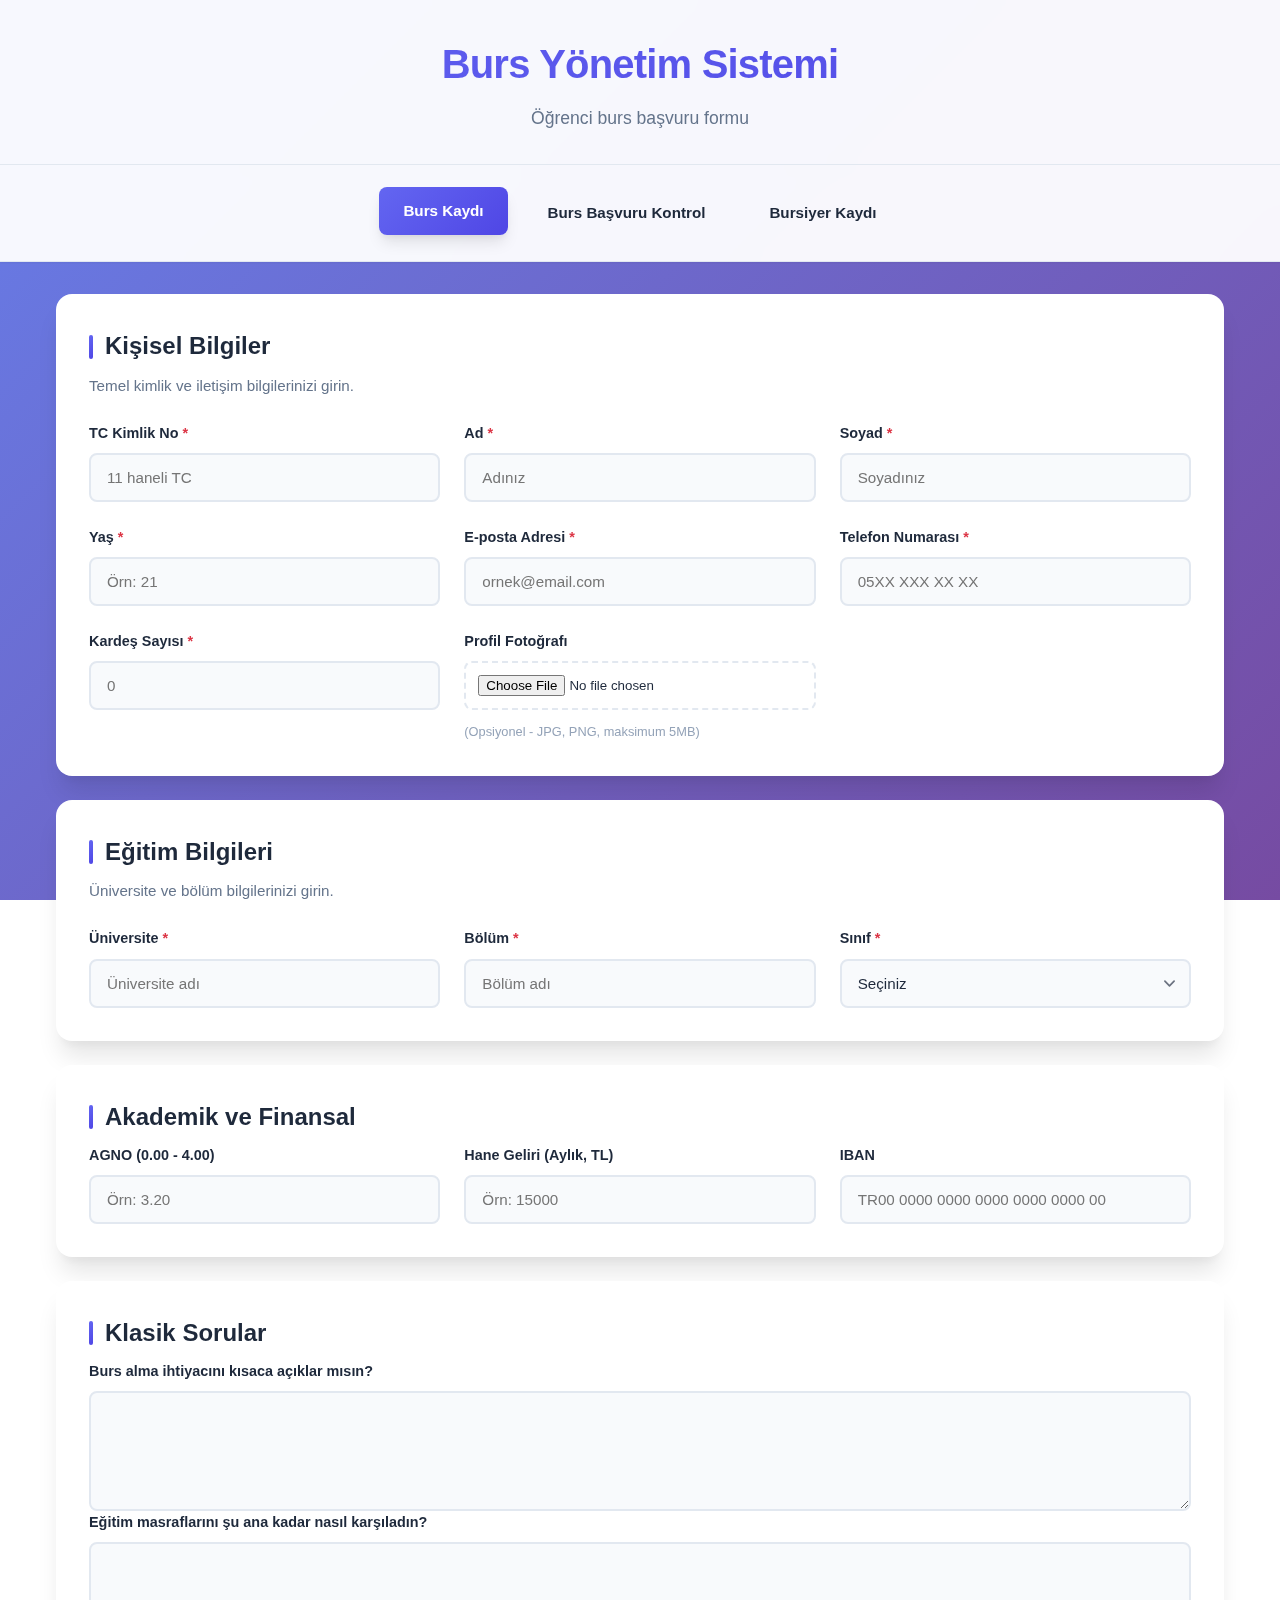
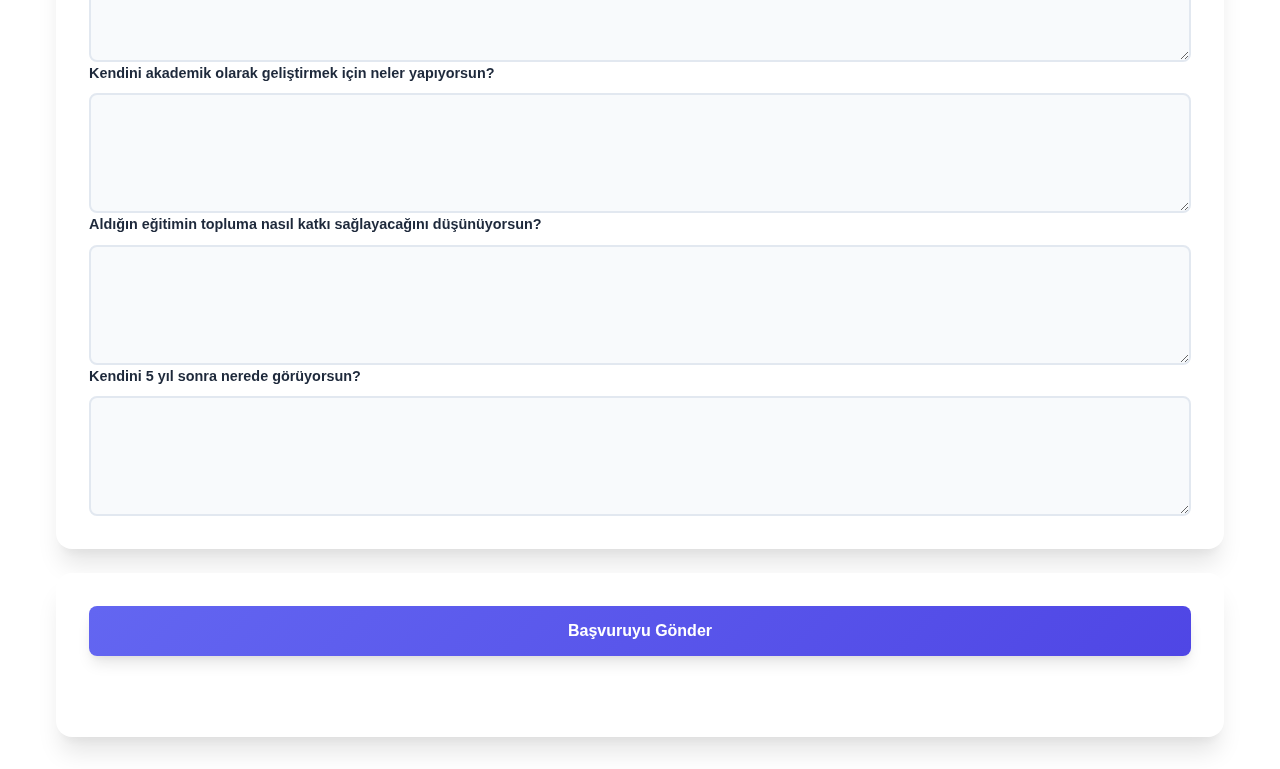
<file: OgrenciBursOtomasyonu.Api/wwwroot/index.html>
<!DOCTYPE html>
<html lang="tr">
<head>
    <meta charset="UTF-8" />
    <meta http-equiv="refresh" content="0; url=burs-kayit.html" />
    <title>Yönlendiriliyor...</title>
</head>
<body>
    <p>Yönlendiriliyor... <a href="burs-kayit.html">Buraya tıklayın</a>.</p>
</body>
</html>
</file>
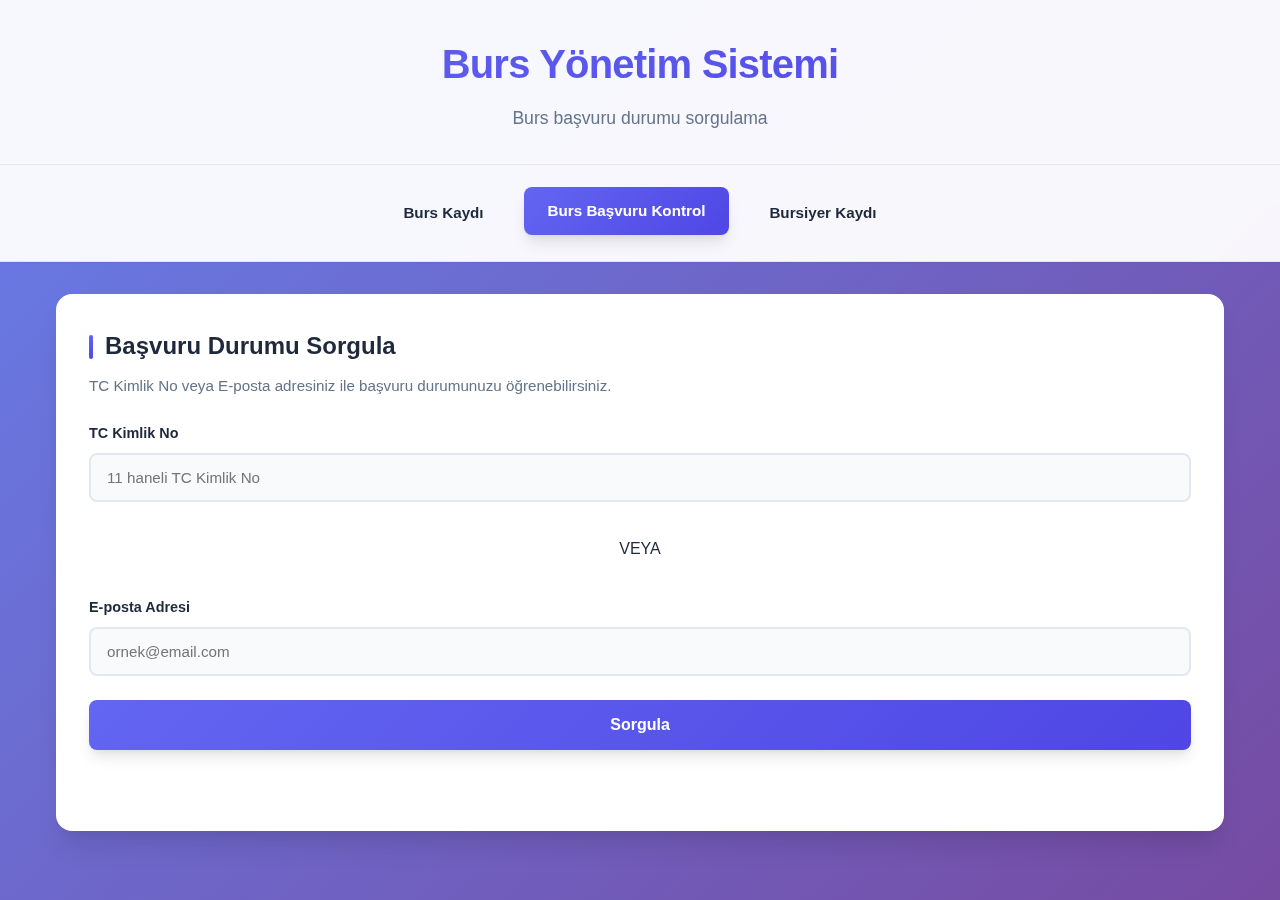
<file: OgrenciBursOtomasyonu.Api/wwwroot/basvuru-kontrol.html>
<!DOCTYPE html>
<html lang="tr">
<head>
    <meta charset="UTF-8" />
    <title>Burs Başvuru Kontrol - Öğrenci Burs Yönetim Sistemi</title>
    <link rel="stylesheet" href="styles.css">
</head>
<body>
<header>
    <h1>Burs Yönetim Sistemi</h1>
    <p>Burs başvuru durumu sorgulama</p>
</header>

<nav class="nav-menu">
    <a href="burs-kayit.html" class="nav-link">Burs Kaydı</a>
    <a href="basvuru-kontrol.html" class="nav-link active">Burs Başvuru Kontrol</a>
    <a href="bursiyer-kayit.html" class="nav-link">Bursiyer Kaydı</a>
</nav>

<div class="container">
    <div class="card">
        <h2 class="section-title">Başvuru Durumu Sorgula</h2>
        <p class="section-desc">TC Kimlik No veya E-posta adresiniz ile başvuru durumunuzu öğrenebilirsiniz.</p>
        
        <form id="sorguForm">
            <div class="form-grid" style="grid-template-columns: 1fr;">
                <div class="form-grup">
                    <label for="tcKimlikNo">TC Kimlik No</label>
                    <input type="text" id="tcKimlikNo" placeholder="11 haneli TC Kimlik No" maxlength="11" />
                </div>
                <div style="text-align: center; margin: 10px 0; color: var(--muted);">VEYA</div>
                <div class="form-grup">
                    <label for="email">E-posta Adresi</label>
                    <input type="email" id="email" placeholder="ornek@email.com" />
                </div>
                <div class="form-grup">
                    <button type="submit">Sorgula</button>
                </div>
            </div>
            <div id="mesaj" class="mesaj"></div>
        </form>
    </div>

    <div id="sonucCard" class="card" style="display: none;">
        <h2 class="section-title">Öğrenci Bilgileri</h2>
        <div id="ogrenciBilgileri" class="info-box"></div>
        
        <div id="bursDurumuAlani"></div>
    </div>
</div>

<script>
    const form = document.getElementById("sorguForm");
    const mesajDiv = document.getElementById("mesaj");
    const sonucCard = document.getElementById("sonucCard");
    const ogrenciBilgileri = document.getElementById("ogrenciBilgileri");
    const bursDurumuAlani = document.getElementById("bursDurumuAlani");

    form.addEventListener("submit", async (e) => {
        e.preventDefault();
        mesajDiv.textContent = "";
        mesajDiv.className = "mesaj";
        sonucCard.style.display = "none";

        const tcKimlikNo = document.getElementById("tcKimlikNo").value.trim();
        const email = document.getElementById("email").value.trim();

        if (!tcKimlikNo && !email) {
            mesajDiv.textContent = "Lütfen TC Kimlik No veya E-posta adresi giriniz.";
            mesajDiv.classList.add("hata");
            return;
        }

        try {
            const params = new URLSearchParams();
            if (tcKimlikNo) params.append("tcKimlikNo", tcKimlikNo);
            if (email) params.append("email", email);

            const response = await fetch(`/api/ogrenciler/sorgula?${params.toString()}`);

            if (response.status === 404) {
                mesajDiv.textContent = "Kayıt bulunamadı. Lütfen bilgilerinizi kontrol ediniz.";
                mesajDiv.classList.add("hata");
                return;
            }

            if (!response.ok) {
                const error = await response.json();
                mesajDiv.textContent = error.message || "Bir hata oluştu.";
                mesajDiv.classList.add("hata");
                return;
            }

            const data = await response.json();
            sonucCard.style.display = "block";

            // Öğrenci bilgilerini göster
            const ogrenci = data.ogrenci;
            ogrenciBilgileri.innerHTML = `
                <h3>Kişisel Bilgiler</h3>
                <div class="info-item">
                    <span class="info-label">Ad Soyad:</span>
                    <span class="info-value">${ogrenci.ad} ${ogrenci.soyad}</span>
                </div>
                <div class="info-item">
                    <span class="info-label">TC Kimlik No:</span>
                    <span class="info-value">${ogrenci.tcKimlikNo}</span>
                </div>
                <div class="info-item">
                    <span class="info-label">E-posta:</span>
                    <span class="info-value">${ogrenci.email || '-'}</span>
                </div>
                <div class="info-item">
                    <span class="info-label">Telefon:</span>
                    <span class="info-value">${ogrenci.telefon || '-'}</span>
                </div>
                <div class="info-item">
                    <span class="info-label">Yaş:</span>
                    <span class="info-value">${ogrenci.yas}</span>
                </div>
                <h3 style="margin-top: 20px;">Eğitim Bilgileri</h3>
                <div class="info-item">
                    <span class="info-label">Üniversite:</span>
                    <span class="info-value">${ogrenci.universite}</span>
                </div>
                <div class="info-item">
                    <span class="info-label">Bölüm:</span>
                    <span class="info-value">${ogrenci.bolum}</span>
                </div>
                <div class="info-item">
                    <span class="info-label">Sınıf:</span>
                    <span class="info-value">${ogrenci.sinif}</span>
                </div>
                <div class="info-item">
                    <span class="info-label">AGNO:</span>
                    <span class="info-value">${ogrenci.agno.toFixed(2)}</span>
                </div>
                <div class="info-item">
                    <span class="info-label">Puan:</span>
                    <span class="info-value"><strong>${ogrenci.puan}</strong></span>
                </div>
            `;

            // Burs durumunu göster
            if (data.bursVarMi && data.bursDurumu) {
                const burs = data.bursDurumu;
                const formatDate = (dateStr) => {
                    if (!dateStr) return '-';
                    const date = new Date(dateStr);
                    return date.toLocaleDateString('tr-TR');
                };

                bursDurumuAlani.innerHTML = `
                    <div class="burs-detay">
                        <h3>Burs Bilgileri</h3>
                        <div class="info-item">
                            <span class="info-label">Burs Adı:</span>
                            <span class="info-value"><strong>${burs.bursAdi}</strong></span>
                        </div>
                        <div class="info-item">
                            <span class="info-label">Burs Tipi:</span>
                            <span class="info-value">${burs.bursTipi || '-'}</span>
                        </div>
                        <div class="info-item">
                            <span class="info-label">Aylık Tutar:</span>
                            <span class="info-value"><strong>${burs.aylikTutar.toLocaleString('tr-TR')} TL</strong></span>
                        </div>
                        <div class="info-item">
                            <span class="info-label">Ödeme Periyodu:</span>
                            <span class="info-value">${burs.odemePeriyodu || 'Aylık'}</span>
                        </div>
                        <div class="info-item">
                            <span class="info-label">Başlangıç Tarihi:</span>
                            <span class="info-value">${formatDate(burs.baslangicTarihi)}</span>
                        </div>
                        <div class="info-item">
                            <span class="info-label">Bitiş Tarihi:</span>
                            <span class="info-value">${formatDate(burs.bitisTarihi)}</span>
                        </div>
                        <div class="info-item">
                            <span class="info-label">Toplam Ödenen:</span>
                            <span class="info-value"><strong style="color: var(--primary);">${burs.toplamOdenenTutar.toLocaleString('tr-TR')} TL</strong></span>
                        </div>
                        ${burs.aciklama ? `
                        <div style="margin-top: 15px;">
                            <span class="info-label">Açıklama:</span>
                            <p style="color: var(--muted); margin-top: 5px;">${burs.aciklama}</p>
                        </div>
                        ` : ''}
                        ${burs.kosullar ? `
                        <div style="margin-top: 15px;">
                            <span class="info-label">Burs Koşulları:</span>
                            <p style="color: var(--muted); margin-top: 5px;">${burs.kosullar}</p>
                        </div>
                        ` : ''}
                    </div>
                `;
            } else {
                bursDurumuAlani.innerHTML = `
                    <div class="burs-yok">
                        Henüz bir burs programına yerleştirilmediniz.
                    </div>
                `;
            }

            mesajDiv.textContent = "Sorgulama başarılı.";
            mesajDiv.classList.add("basarili");
        } catch (err) {
            console.error(err);
            mesajDiv.textContent = "Sunucuya ulaşılamadı. Lütfen tekrar deneyiniz.";
            mesajDiv.classList.add("hata");
        }
    });
</script>
</body>
</html>
</file>
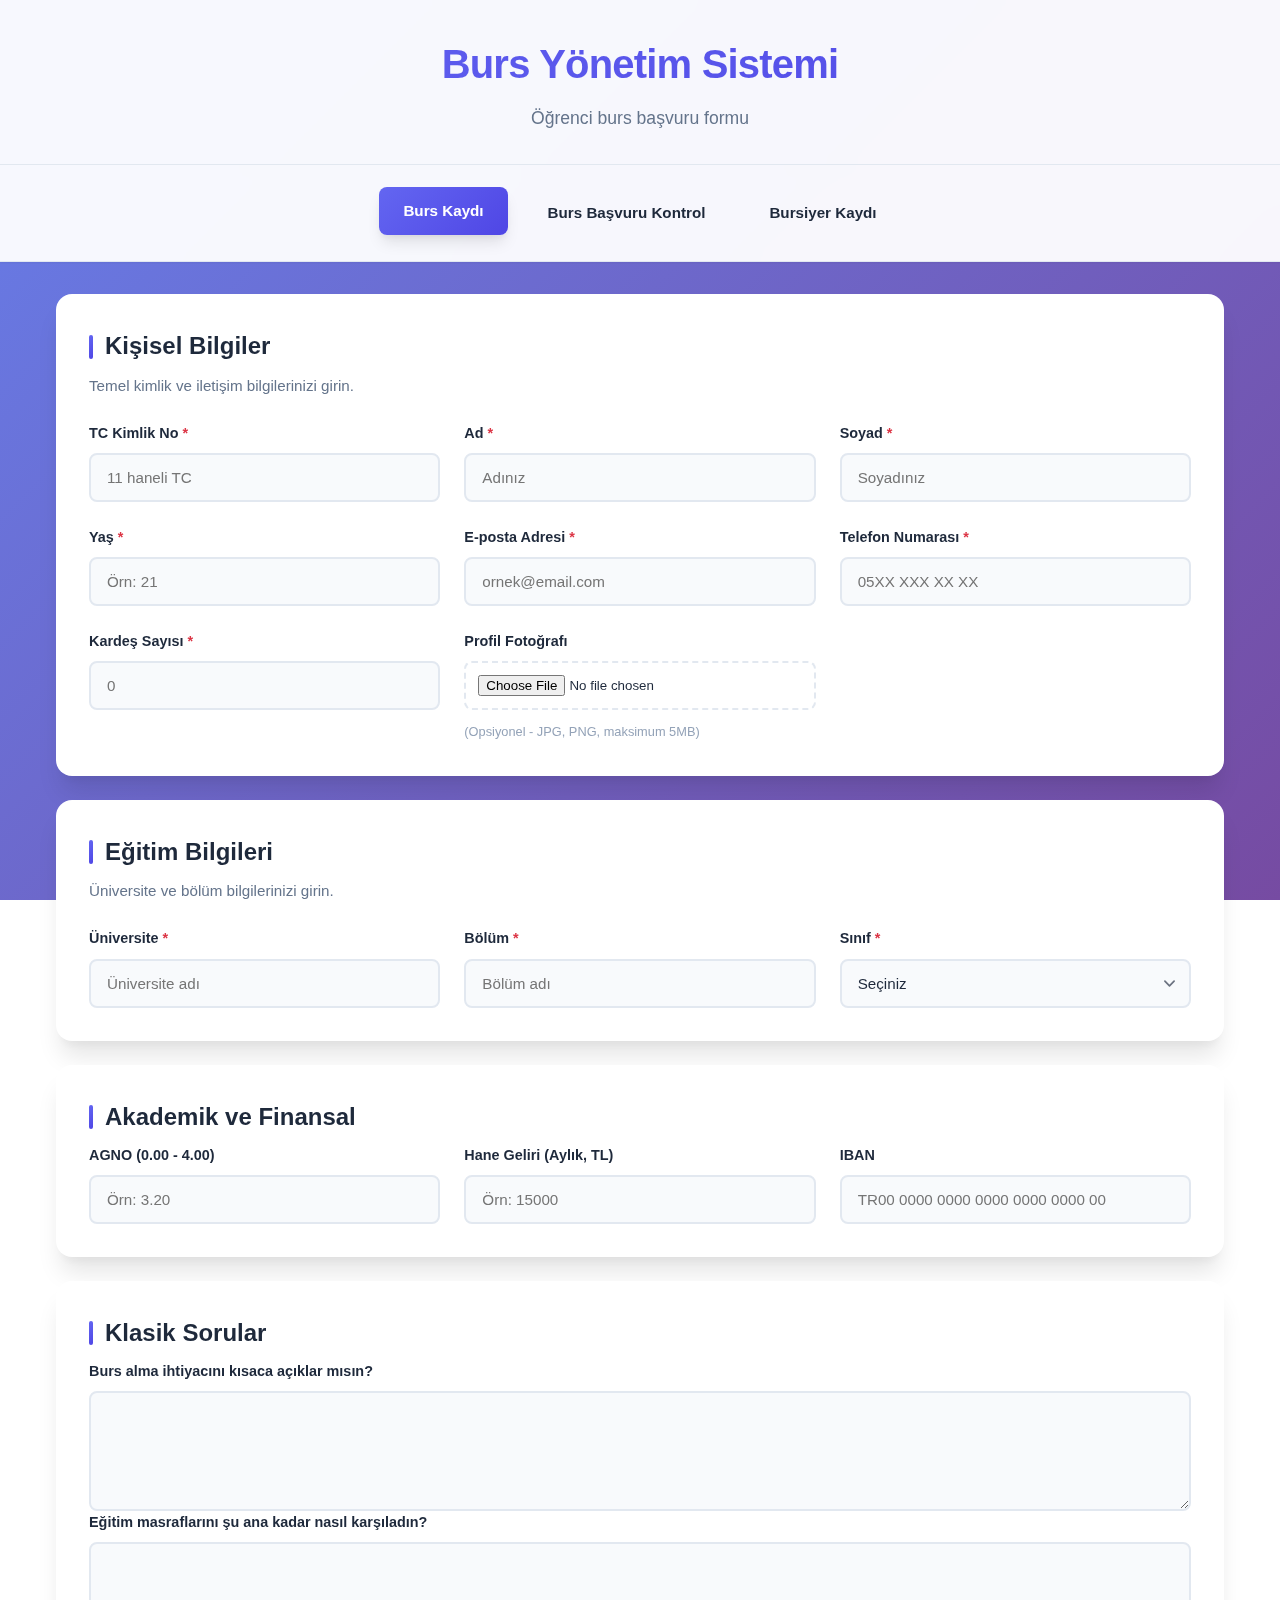
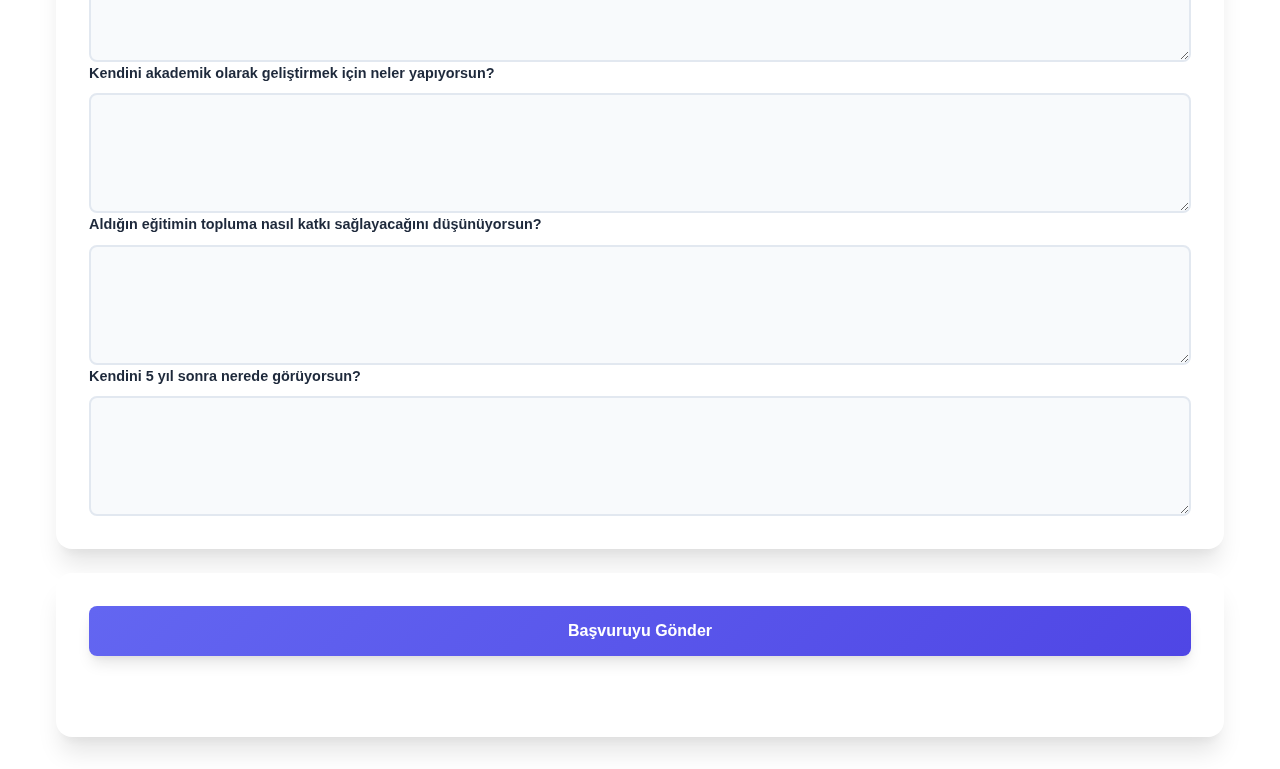
<file: OgrenciBursOtomasyonu.Api/wwwroot/burs-kayit.html>
<!DOCTYPE html>
<html lang="tr">
<head>
    <meta charset="UTF-8" />
    <title>Burs Kaydı - Öğrenci Burs Başvuru Formu</title>
<link rel="stylesheet" href="styles.css">
</head>
<body>
<header>
    <h1>Burs Yönetim Sistemi</h1>
    <p>Öğrenci burs başvuru formu</p>
</header>

<nav class="nav-menu">
    <a href="burs-kayit.html" class="nav-link active">Burs Kaydı</a>
    <a href="basvuru-kontrol.html" class="nav-link">Burs Başvuru Kontrol</a>
    <a href="bursiyer-kayit.html" class="nav-link">Bursiyer Kaydı</a>
</nav>

<div class="container">
    <form id="bursForm">
        <div class="card">
            <h2 class="section-title">Kişisel Bilgiler</h2>
            <p class="section-desc">Temel kimlik ve iletişim bilgilerinizi girin.</p>
            <div class="form-grid" style="grid-template-columns: repeat(auto-fit, minmax(260px, 1fr));">
                <div class="form-grup">
                    <label for="tcKimlikNo">TC Kimlik No <span style="color: #dc3545;">*</span></label>
                    <input type="text" id="tcKimlikNo" placeholder="11 haneli TC" maxlength="11" required />
                </div>
                <div class="form-grup">
                    <label for="ad">Ad <span style="color: #dc3545;">*</span></label>
                    <input type="text" id="ad" placeholder="Adınız" required />
                </div>
                <div class="form-grup">
                    <label for="soyad">Soyad <span style="color: #dc3545;">*</span></label>
                    <input type="text" id="soyad" placeholder="Soyadınız" required />
                </div>
                <div class="form-grup">
                    <label for="yas">Yaş <span style="color: #dc3545;">*</span></label>
                    <input type="number" id="yas" min="15" max="80" placeholder="Örn: 21" required />
                </div>
                <div class="form-grup">
                    <label for="email">E-posta Adresi <span style="color: #dc3545;">*</span></label>
                    <input type="email" id="email" placeholder="ornek@email.com" required 
                           pattern="[a-z0-9._%+-]+@[a-z0-9.-]+\.[a-z]{2,}$" 
                           title="Geçerli bir e-posta adresi giriniz" />
                </div>
                <div class="form-grup">
                    <label for="telefon">Telefon Numarası <span style="color: #dc3545;">*</span></label>
                    <input type="tel" id="telefon" placeholder="05XX XXX XX XX" pattern="[0-9]{10,11}" 
                           title="10 veya 11 haneli telefon numarası giriniz" required />
                </div>
                <div class="form-grup">
                    <label for="kardesSayisi">Kardeş Sayısı <span style="color: #dc3545;">*</span></label>
                    <input type="number" id="kardesSayisi" min="0" placeholder="0" required />
                </div>
                <div class="form-grup">
                    <label for="resim">Profil Fotoğrafı</label>
                    <input type="file" id="resim" accept="image/*" />
                    <small>(Opsiyonel - JPG, PNG, maksimum 5MB)</small>
                </div>
            </div>
        </div>

        <div class="card">
            <h2 class="section-title">Eğitim Bilgileri</h2>
            <p class="section-desc">Üniversite ve bölüm bilgilerinizi girin.</p>
            <div class="form-grid" style="grid-template-columns: repeat(auto-fit, minmax(260px, 1fr));">
                <div class="form-grup">
                    <label for="universite">Üniversite <span style="color: #dc3545;">*</span></label>
                    <input type="text" id="universite" placeholder="Üniversite adı" required />
                </div>
                <div class="form-grup">
                    <label for="bolum">Bölüm <span style="color: #dc3545;">*</span></label>
                    <input type="text" id="bolum" placeholder="Bölüm adı" required />
                </div>
                <div class="form-grup">
                    <label for="sinif">Sınıf <span style="color: #dc3545;">*</span></label>
                    <select id="sinif" required>
                        <option value="">Seçiniz</option>
                        <option value="Hazırlık">Hazırlık</option>
                        <option value="1">1. Sınıf</option>
                        <option value="2">2. Sınıf</option>
                        <option value="3">3. Sınıf</option>
                        <option value="4">4. Sınıf</option>
                    </select>
                </div>
            </div>
        </div>

        <div class="card">
            <h2 class="section-title">Akademik ve Finansal</h2>
            <div class="form-grid">
                <div class="form-grup">
                    <label for="agno">AGNO (0.00 - 4.00)</label>
                    <input type="number" id="agno" min="0" max="4" step="0.01" placeholder="Örn: 3.20" required />
                </div>
                <div class="form-grup">
                    <label for="haneGeliri">Hane Geliri (Aylık, TL)</label>
                    <input type="number" id="haneGeliri" min="0" step="100" placeholder="Örn: 15000" required />
                </div>
                <div class="form-grup">
                    <label for="iban">IBAN</label>
                    <input type="text" id="iban" placeholder="TR00 0000 0000 0000 0000 0000 00" maxlength="34" required 
                           pattern="[A-Z]{2}[0-9]{2}[A-Z0-9]{4}[0-9]{7}([A-Z0-9]?){0,16}" 
                           title="Geçerli bir IBAN formatı giriniz (örn: TR330006100519786457841326)" />
                </div>
            </div>
        </div>

        <div class="card">
            <h2 class="section-title">Klasik Sorular</h2>
            <div class="form-grup">
                <label for="bursAlmaIhtiyaci">Burs alma ihtiyacını kısaca açıklar mısın?</label>
                <textarea id="bursAlmaIhtiyaci" required></textarea>
            </div>
            <div class="form-grup">
                <label for="egitimMasraflari">Eğitim masraflarını şu ana kadar nasıl karşıladın?</label>
                <textarea id="egitimMasraflari" required></textarea>
            </div>
            <div class="form-grup">
                <label for="akademikGelisim">Kendini akademik olarak geliştirmek için neler yapıyorsun?</label>
                <textarea id="akademikGelisim" required></textarea>
            </div>
            <div class="form-grup">
                <label for="toplumaKatki">Aldığın eğitimin topluma nasıl katkı sağlayacağını düşünüyorsun?</label>
                <textarea id="toplumaKatki" required></textarea>
            </div>
            <div class="form-grup">
                <label for="besYilSonrasi">Kendini 5 yıl sonra nerede görüyorsun?</label>
                <textarea id="besYilSonrasi" required></textarea>
            </div>
        </div>

        <div class="card" style="text-align:center;">
            <button type="submit">Başvuruyu Gönder</button>
            <div id="mesaj" class="mesaj"></div>
        </div>
    </form>
</div>

<script>
    const form = document.getElementById("bursForm");
    const mesajDiv = document.getElementById("mesaj");

    // Resmi base64'e çeviren fonksiyon
    function resmiBase64eCevir(file) {
        return new Promise((resolve, reject) => {
            const reader = new FileReader();
            reader.onload = () => resolve(reader.result);
            reader.onerror = reject;
            reader.readAsDataURL(file);
        });
    }

    form.addEventListener("submit", async (e) => {
        e.preventDefault();
        mesajDiv.textContent = "";
        mesajDiv.className = "mesaj";

        // Resim dosyasını base64'e çevir
        let resimBase64 = "";
        const resimDosyasi = document.getElementById("resim").files[0];
        if (resimDosyasi) {
            try {
                resimBase64 = await resmiBase64eCevir(resimDosyasi);
            } catch (err) {
                mesajDiv.textContent = "Resim yüklenirken hata oluştu.";
                mesajDiv.classList.add("hata");
                return;
            }
        }

        const veri = {
            tcKimlikNo: document.getElementById("tcKimlikNo").value,
            ad: document.getElementById("ad").value,
            soyad: document.getElementById("soyad").value,
            universite: document.getElementById("universite").value,
            bolum: document.getElementById("bolum").value,
            sinif: document.getElementById("sinif").value,
            agno: Number(document.getElementById("agno").value),
            kardesSayisi: Number(document.getElementById("kardesSayisi").value),
            haneGeliri: Number(document.getElementById("haneGeliri").value),
            email: document.getElementById("email").value.trim(),
            telefon: document.getElementById("telefon").value,
            yas: Number(document.getElementById("yas").value),
            iban: document.getElementById("iban").value.replace(/\s/g, ""), // Boşlukları kaldır
            resimYolu: resimBase64, // Base64 string olarak saklanacak
            bursAlmaIhtiyaci: document.getElementById("bursAlmaIhtiyaci").value,
            egitimMasraflari: document.getElementById("egitimMasraflari").value,
            akademikGelisim: document.getElementById("akademikGelisim").value,
            toplumaKatki: document.getElementById("toplumaKatki").value,
            besYilSonrasi: document.getElementById("besYilSonrasi").value
        };

        try {
            const response = await fetch("/api/ogrenciler", {
                method: "POST",
                headers: {
                    "Content-Type": "application/json"
                },
                body: JSON.stringify(veri)
            });

            if (response.ok) {
                mesajDiv.textContent = "Başvurunuz başarıyla alınmıştır.";
                mesajDiv.classList.add("basarili");
                form.reset();
            } else {
                mesajDiv.textContent = "Bir hata oluştu. Lütfen tekrar deneyiniz.";
                mesajDiv.classList.add("hata");
            }
        } catch (err) {
            console.error(err);
            mesajDiv.textContent = "Sunucuya ulaşılamadı.";
            mesajDiv.classList.add("hata");
        }
    });
</script>
</body>
</html>
</file>
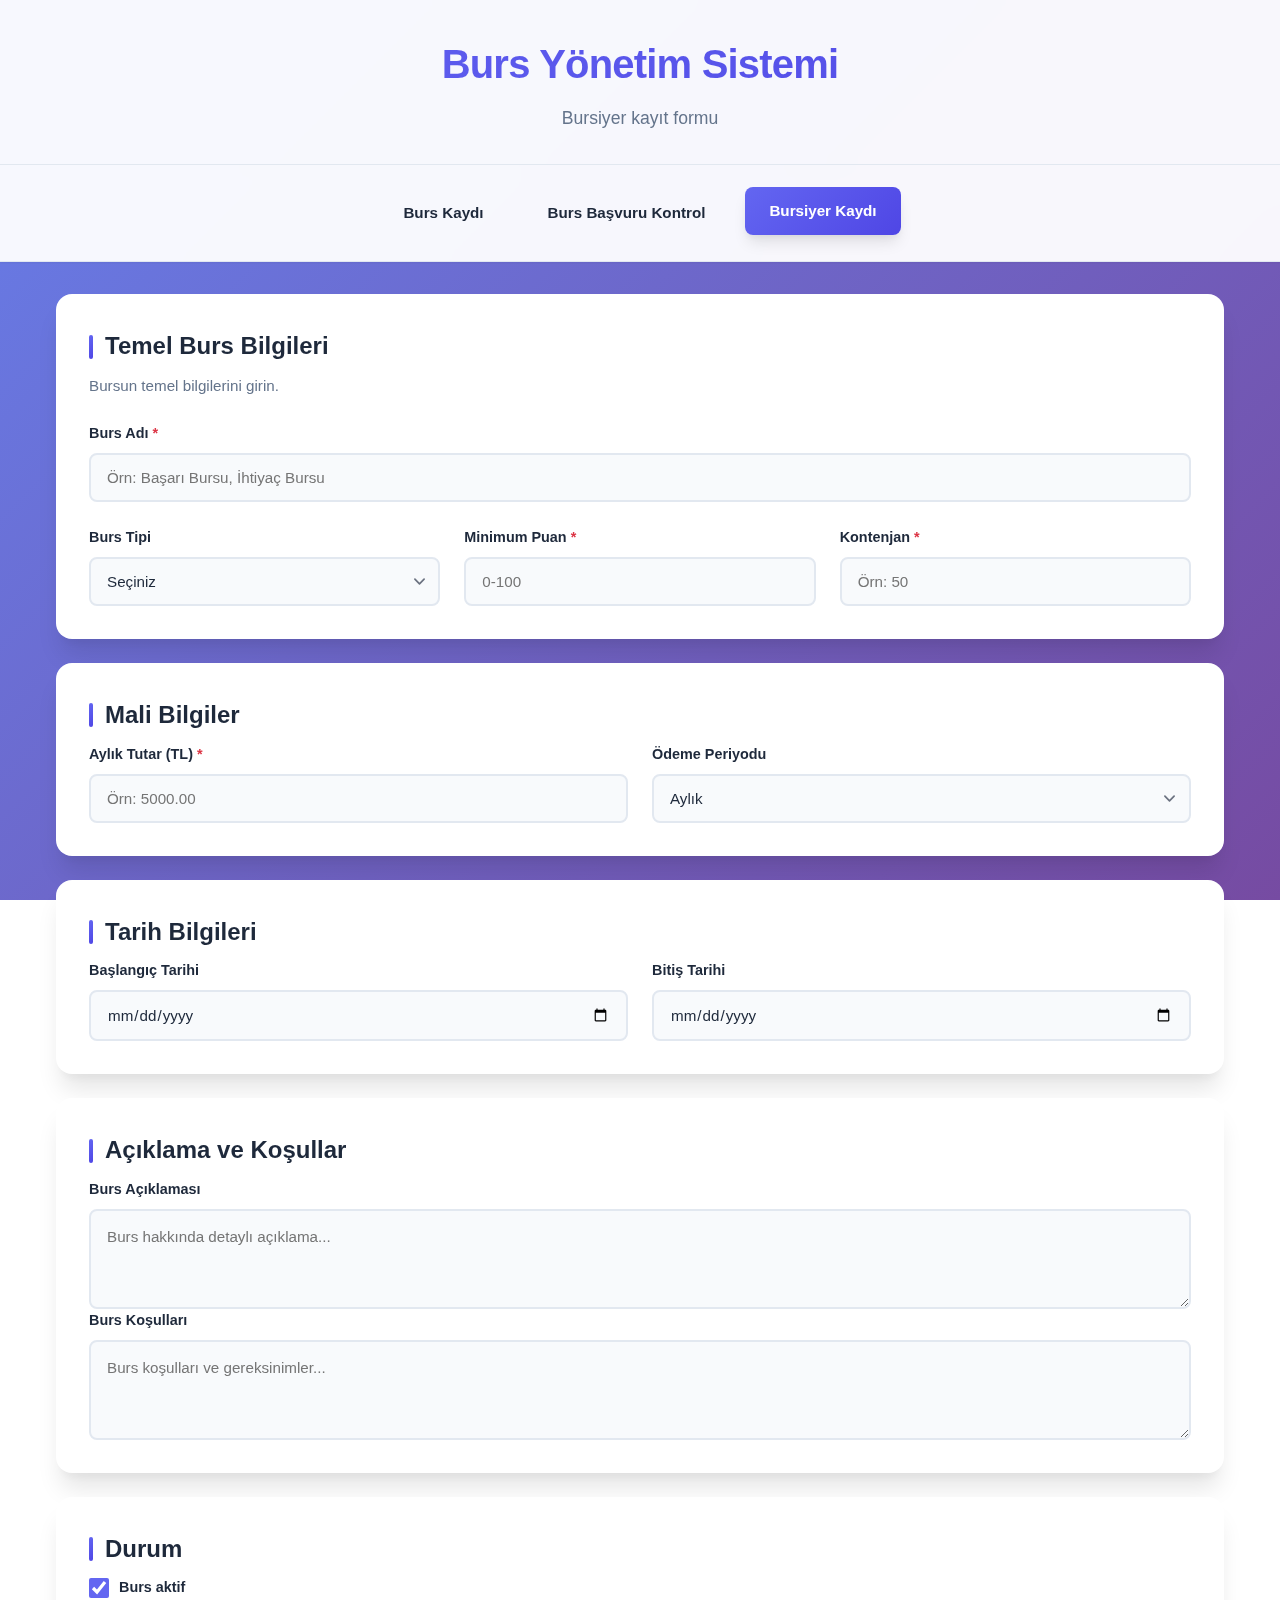
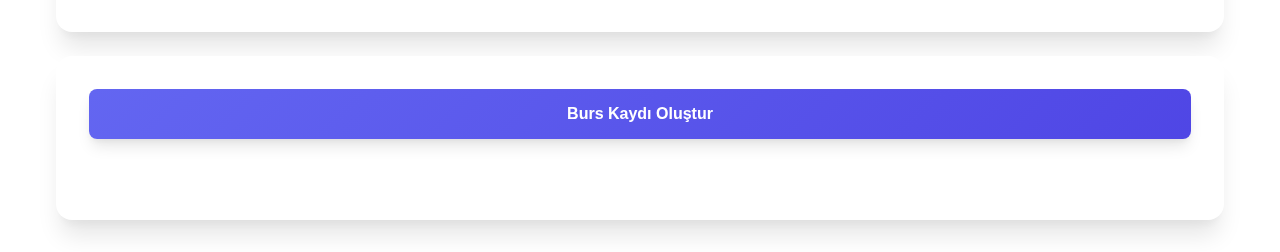
<file: OgrenciBursOtomasyonu.Api/wwwroot/bursiyer-kayit.html>
<!DOCTYPE html>
<html lang="tr">
<head>
    <meta charset="UTF-8" />
    <title>Bursiyer Kaydı - Öğrenci Burs Yönetim Sistemi</title>
    <link rel="stylesheet" href="styles.css">
</head>
<body>
<header>
    <h1>Burs Yönetim Sistemi</h1>
    <p>Bursiyer kayıt formu</p>
</header>

<nav class="nav-menu">
    <a href="burs-kayit.html" class="nav-link">Burs Kaydı</a>
    <a href="basvuru-kontrol.html" class="nav-link">Burs Başvuru Kontrol</a>
    <a href="bursiyer-kayit.html" class="nav-link active">Bursiyer Kaydı</a>
</nav>

<div class="container">
    <form id="bursiyerForm">
        <div class="card">
            <h2 class="section-title">Temel Burs Bilgileri</h2>
            <p class="section-desc">Bursun temel bilgilerini girin.</p>
            <div class="form-grid" style="grid-template-columns: repeat(auto-fit, minmax(260px, 1fr));">
                <div class="form-grup" style="grid-column: 1 / -1;">
                    <label for="bursAdi">Burs Adı <span style="color: #dc3545;">*</span></label>
                    <input type="text" id="bursAdi" placeholder="Örn: Başarı Bursu, İhtiyaç Bursu" required />
                </div>
                <div class="form-grup">
                    <label for="bursTipi">Burs Tipi</label>
                    <select id="bursTipi">
                        <option value="">Seçiniz</option>
                        <option value="Temel">Temel</option>
                        <option value="Yüksek Lisans">Yüksek Lisans</option>
                        <option value="Doktora">Doktora</option>
                        <option value="Özel">Özel</option>
                        <option value="Spor">Spor</option>
                        <option value="Sanat">Sanat</option>
                        <option value="Başarı">Başarı</option>
                        <option value="İhtiyaç">İhtiyaç</option>
                        <option value="Diğer">Diğer</option>
                    </select>
                </div>
                <div class="form-grup">
                    <label for="minimumPuan">Minimum Puan <span style="color: #dc3545;">*</span></label>
                    <input type="number" id="minimumPuan" min="0" max="100" placeholder="0-100" required />
                </div>
                <div class="form-grup">
                    <label for="kontenjan">Kontenjan <span style="color: #dc3545;">*</span></label>
                    <input type="number" id="kontenjan" min="1" placeholder="Örn: 50" required />
                </div>
            </div>
        </div>

        <div class="card">
            <h2 class="section-title">Mali Bilgiler</h2>
            <div class="form-grid" style="grid-template-columns: repeat(auto-fit, minmax(260px, 1fr));">
                <div class="form-grup">
                    <label for="aylikTutar">Aylık Tutar (TL) <span style="color: #dc3545;">*</span></label>
                    <input type="number" id="aylikTutar" min="0" step="0.01" placeholder="Örn: 5000.00" required />
                </div>
                <div class="form-grup">
                    <label for="odemePeriyodu">Ödeme Periyodu</label>
                    <select id="odemePeriyodu">
                        <option value="Aylık" selected>Aylık</option>
                        <option value="Dönemlik">Dönemlik</option>
                        <option value="Yıllık">Yıllık</option>
                    </select>
                </div>
            </div>
        </div>

        <div class="card">
            <h2 class="section-title">Tarih Bilgileri</h2>
            <div class="form-grid" style="grid-template-columns: repeat(auto-fit, minmax(260px, 1fr));">
                <div class="form-grup">
                    <label for="baslangicTarihi">Başlangıç Tarihi</label>
                    <input type="date" id="baslangicTarihi" />
                </div>
                <div class="form-grup">
                    <label for="bitisTarihi">Bitiş Tarihi</label>
                    <input type="date" id="bitisTarihi" />
                </div>
            </div>
        </div>

        <div class="card">
            <h2 class="section-title">Açıklama ve Koşullar</h2>
            <div class="form-grup">
                <label for="aciklama">Burs Açıklaması</label>
                <textarea id="aciklama" placeholder="Burs hakkında detaylı açıklama..." style="min-height: 100px;"></textarea>
            </div>
            <div class="form-grup">
                <label for="kosullar">Burs Koşulları</label>
                <textarea id="kosullar" placeholder="Burs koşulları ve gereksinimler..." style="min-height: 100px;"></textarea>
            </div>
        </div>

        <div class="card">
            <h2 class="section-title">Durum</h2>
            <div class="form-grup">
                <label style="display: flex; align-items: center; gap: 10px; cursor: pointer;">
                    <input type="checkbox" id="aktifMi" checked style="width: 20px; height: 20px; cursor: pointer;" />
                    <span>Burs aktif</span>
                </label>
            </div>
        </div>

        <div class="card" style="text-align:center;">
            <button type="submit">Burs Kaydı Oluştur</button>
            <div id="mesaj" class="mesaj"></div>
        </div>
    </form>
</div>

<script>
    const form = document.getElementById("bursiyerForm");
    const mesajDiv = document.getElementById("mesaj");

    form.addEventListener("submit", async (e) => {
        e.preventDefault();
        mesajDiv.textContent = "";
        mesajDiv.className = "mesaj";

        const veri = {
            bursAdi: document.getElementById("bursAdi").value.trim(),
            bursTipi: document.getElementById("bursTipi").value || "",
            minimumPuan: parseInt(document.getElementById("minimumPuan").value),
            kontenjan: parseInt(document.getElementById("kontenjan").value),
            aylikTutar: parseFloat(document.getElementById("aylikTutar").value),
            odemePeriyodu: document.getElementById("odemePeriyodu").value || "Aylık",
            baslangicTarihi: document.getElementById("baslangicTarihi").value || null,
            bitisTarihi: document.getElementById("bitisTarihi").value || null,
            aktifMi: document.getElementById("aktifMi").checked,
            aciklama: document.getElementById("aciklama").value.trim(),
            kosullar: document.getElementById("kosullar").value.trim()
        };

        // Validasyon
        if (!veri.bursAdi) {
            mesajDiv.textContent = "Burs adı zorunludur.";
            mesajDiv.classList.add("hata");
            return;
        }

        if (veri.minimumPuan < 0 || veri.minimumPuan > 100) {
            mesajDiv.textContent = "Minimum puan 0-100 arası olmalıdır.";
            mesajDiv.classList.add("hata");
            return;
        }

        if (veri.kontenjan < 1) {
            mesajDiv.textContent = "Kontenjan en az 1 olmalıdır.";
            mesajDiv.classList.add("hata");
            return;
        }

        if (veri.aylikTutar < 0) {
            mesajDiv.textContent = "Aylık tutar 0'dan küçük olamaz.";
            mesajDiv.classList.add("hata");
            return;
        }

        try {
            const response = await fetch("/api/burslar", {
                method: "POST",
                headers: {
                    "Content-Type": "application/json"
                },
                body: JSON.stringify(veri)
            });

            if (response.ok) {
                mesajDiv.textContent = "Burs kaydı başarıyla oluşturulmuştur.";
                mesajDiv.classList.add("basarili");
                form.reset();
                document.getElementById("aktifMi").checked = true;
                document.getElementById("odemePeriyodu").value = "Aylık";
            } else {
                const error = await response.json();
                mesajDiv.textContent = error.message || "Bir hata oluştu. Lütfen tekrar deneyiniz.";
                mesajDiv.classList.add("hata");
            }
        } catch (err) {
            console.error(err);
            mesajDiv.textContent = "Sunucuya ulaşılamadı.";
            mesajDiv.classList.add("hata");
        }
    });
</script>
</body>
</html>
</file>
<file: OgrenciBursOtomasyonu.Api/wwwroot/styles.css>
:root {
    --primary: #6366f1;
    --primary-dark: #4f46e5;
    --primary-light: #818cf8;
    --secondary: #10b981;
    --danger: #ef4444;
    --warning: #f59e0b;
    --success: #10b981;
    --info: #3b82f6;
    
    --bg-gradient-start: #667eea;
    --bg-gradient-end: #764ba2;
    --bg-light: #f8fafc;
    --bg-card: #ffffff;
    
    --text-primary: #1e293b;
    --text-secondary: #64748b;
    --text-muted: #94a3b8;
    
    --border: #e2e8f0;
    --border-light: #f1f5f9;
    
    --shadow-sm: 0 1px 2px 0 rgba(0, 0, 0, 0.05);
    --shadow: 0 4px 6px -1px rgba(0, 0, 0, 0.1), 0 2px 4px -1px rgba(0, 0, 0, 0.06);
    --shadow-md: 0 10px 15px -3px rgba(0, 0, 0, 0.1), 0 4px 6px -2px rgba(0, 0, 0, 0.05);
    --shadow-lg: 0 20px 25px -5px rgba(0, 0, 0, 0.1), 0 10px 10px -5px rgba(0, 0, 0, 0.04);
    --shadow-xl: 0 25px 50px -12px rgba(0, 0, 0, 0.25);
    
    --radius: 12px;
    --radius-lg: 16px;
    --radius-sm: 8px;
}

* {
    box-sizing: border-box;
    margin: 0;
    padding: 0;
}

body {
    font-family: -apple-system, BlinkMacSystemFont, "Segoe UI", "Roboto", "Oxygen", "Ubuntu", "Cantarell", "Fira Sans", "Droid Sans", "Helvetica Neue", sans-serif;
    background: linear-gradient(135deg, var(--bg-gradient-start) 0%, var(--bg-gradient-end) 100%);
    background-attachment: fixed;
    min-height: 100vh;
    color: var(--text-primary);
    line-height: 1.6;
    -webkit-font-smoothing: antialiased;
    -moz-osx-font-smoothing: grayscale;
}

header {
    background: rgba(255, 255, 255, 0.95);
    backdrop-filter: blur(10px);
    padding: 2rem 1rem;
    text-align: center;
    box-shadow: var(--shadow-sm);
    border-bottom: 1px solid var(--border);
}

header h1 {
    font-size: 2.5rem;
    font-weight: 800;
    background: linear-gradient(135deg, var(--primary) 0%, var(--primary-dark) 100%);
    -webkit-background-clip: text;
    -webkit-text-fill-color: transparent;
    background-clip: text;
    margin-bottom: 0.5rem;
    letter-spacing: -0.02em;
}

header p {
    color: var(--text-secondary);
    font-size: 1.1rem;
    font-weight: 500;
}

.nav-menu {
    display: flex;
    justify-content: center;
    gap: 1rem;
    padding: 1.5rem 1rem;
    background: rgba(255, 255, 255, 0.95);
    backdrop-filter: blur(10px);
    border-bottom: 1px solid var(--border);
    box-shadow: var(--shadow-sm);
    flex-wrap: wrap;
}

.nav-link {
    padding: 0.75rem 1.5rem;
    text-decoration: none;
    color: var(--text-primary);
    font-weight: 600;
    font-size: 0.95rem;
    border-radius: var(--radius-sm);
    transition: all 0.3s cubic-bezier(0.4, 0, 0.2, 1);
    position: relative;
    overflow: hidden;
}

.nav-link::before {
    content: '';
    position: absolute;
    top: 0;
    left: -100%;
    width: 100%;
    height: 100%;
    background: linear-gradient(90deg, transparent, rgba(255, 255, 255, 0.4), transparent);
    transition: left 0.5s;
}

.nav-link:hover::before {
    left: 100%;
}

.nav-link:hover {
    background: var(--bg-light);
    color: var(--primary);
    transform: translateY(-2px);
    box-shadow: var(--shadow);
}

.nav-link.active {
    background: linear-gradient(135deg, var(--primary) 0%, var(--primary-dark) 100%);
    color: white;
    box-shadow: var(--shadow-md);
    transform: translateY(-2px);
}

.nav-link.active::before {
    display: none;
}

.container {
    max-width: 1200px;
    margin: 2rem auto;
    padding: 0 1rem;
}

.card {
    background: var(--bg-card);
    border-radius: var(--radius-lg);
    padding: 2rem;
    box-shadow: var(--shadow-lg);
    margin-bottom: 1.5rem;
    border: 1px solid rgba(255, 255, 255, 0.8);
    backdrop-filter: blur(10px);
    transition: transform 0.3s ease, box-shadow 0.3s ease;
}

.card:hover {
    transform: translateY(-4px);
    box-shadow: var(--shadow-xl);
}

h2.section-title {
    font-size: 1.5rem;
    font-weight: 700;
    color: var(--text-primary);
    margin-bottom: 0.5rem;
    display: flex;
    align-items: center;
    gap: 0.75rem;
}

h2.section-title::before {
    content: '';
    width: 4px;
    height: 24px;
    background: linear-gradient(135deg, var(--primary) 0%, var(--primary-dark) 100%);
    border-radius: 2px;
}

.section-desc {
    color: var(--text-secondary);
    font-size: 0.95rem;
    margin-bottom: 1.5rem;
    line-height: 1.6;
}

.form-grid {
    display: grid;
    grid-template-columns: repeat(auto-fit, minmax(280px, 1fr));
    gap: 1.5rem;
}

.form-grup {
    display: flex;
    flex-direction: column;
    gap: 0.5rem;
}

label {
    font-weight: 600;
    color: var(--text-primary);
    font-size: 0.9rem;
    display: flex;
    align-items: center;
    gap: 0.25rem;
}

input[type="text"],
input[type="email"],
input[type="number"],
input[type="tel"],
input[type="date"],
textarea,
select {
    width: 100%;
    padding: 0.875rem 1rem;
    border: 2px solid var(--border);
    border-radius: var(--radius-sm);
    background: var(--bg-light);
    font-size: 0.95rem;
    color: var(--text-primary);
    transition: all 0.3s ease;
    font-family: inherit;
}

input[type="text"]:focus,
input[type="email"]:focus,
input[type="number"]:focus,
input[type="tel"]:focus,
input[type="date"]:focus,
textarea:focus,
select:focus {
    outline: none;
    border-color: var(--primary);
    background: white;
    box-shadow: 0 0 0 4px rgba(99, 102, 241, 0.1);
    transform: translateY(-1px);
}

input[type="file"] {
    padding: 0.75rem;
    background: white;
    border: 2px dashed var(--border);
    border-radius: var(--radius-sm);
    cursor: pointer;
    transition: all 0.3s ease;
}

input[type="file"]:hover {
    border-color: var(--primary);
    background: var(--bg-light);
}

input[type="checkbox"] {
    width: 20px;
    height: 20px;
    cursor: pointer;
    accent-color: var(--primary);
}

textarea {
    resize: vertical;
    min-height: 120px;
    font-family: inherit;
    line-height: 1.6;
}

select {
    cursor: pointer;
    background-image: url("data:image/svg+xml,%3Csvg xmlns='http://www.w3.org/2000/svg' fill='none' viewBox='0 0 20 20'%3E%3Cpath stroke='%236b7280' stroke-linecap='round' stroke-linejoin='round' stroke-width='1.5' d='M6 8l4 4 4-4'/%3E%3C/svg%3E");
    background-position: right 0.5rem center;
    background-repeat: no-repeat;
    background-size: 1.5em 1.5em;
    padding-right: 2.5rem;
    appearance: none;
}

small {
    font-size: 0.8rem;
    color: var(--text-muted);
    margin-top: 0.25rem;
}

button {
    background: linear-gradient(135deg, var(--primary) 0%, var(--primary-dark) 100%);
    color: white;
    border: none;
    padding: 1rem 2rem;
    border-radius: var(--radius-sm);
    font-size: 1rem;
    font-weight: 600;
    cursor: pointer;
    transition: all 0.3s cubic-bezier(0.4, 0, 0.2, 1);
    box-shadow: var(--shadow-md);
    position: relative;
    overflow: hidden;
    width: 100%;
}

button::before {
    content: '';
    position: absolute;
    top: 50%;
    left: 50%;
    width: 0;
    height: 0;
    border-radius: 50%;
    background: rgba(255, 255, 255, 0.3);
    transform: translate(-50%, -50%);
    transition: width 0.6s, height 0.6s;
}

button:hover::before {
    width: 300px;
    height: 300px;
}

button:hover {
    transform: translateY(-2px);
    box-shadow: var(--shadow-lg);
}

button:active {
    transform: translateY(0);
    box-shadow: var(--shadow);
}

button:disabled {
    opacity: 0.6;
    cursor: not-allowed;
    transform: none;
}

.mesaj {
    margin-top: 1rem;
    padding: 1rem 1.25rem;
    border-radius: var(--radius-sm);
    font-weight: 600;
    display: flex;
    align-items: center;
    gap: 0.75rem;
    animation: slideIn 0.3s ease;
}

@keyframes slideIn {
    from {
        opacity: 0;
        transform: translateY(-10px);
    }
    to {
        opacity: 1;
        transform: translateY(0);
    }
}

.mesaj.basarili {
    background: #d1fae5;
    color: #065f46;
    border: 1px solid #6ee7b7;
}

.mesaj.hata {
    background: #fee2e2;
    color: #991b1b;
    border: 1px solid #fca5a5;
}

.info-box {
    background: linear-gradient(135deg, #eff6ff 0%, #dbeafe 100%);
    border-left: 4px solid var(--primary);
    padding: 1.5rem;
    border-radius: var(--radius-sm);
    margin-bottom: 1.5rem;
}

.info-box h3 {
    color: var(--primary);
    font-size: 1.25rem;
    font-weight: 700;
    margin-bottom: 1rem;
    display: flex;
    align-items: center;
    gap: 0.5rem;
}

.info-box h3::before {
    content: '📋';
    font-size: 1.5rem;
}

.info-item {
    display: flex;
    justify-content: space-between;
    align-items: center;
    padding: 0.75rem 0;
    border-bottom: 1px solid rgba(99, 102, 241, 0.1);
}

.info-item:last-child {
    border-bottom: none;
}

.info-label {
    font-weight: 600;
    color: var(--text-primary);
}

.info-value {
    color: var(--text-secondary);
    font-weight: 500;
}

.burs-detay {
    background: linear-gradient(135deg, #f0f9ff 0%, #e0f2fe 100%);
    border: 2px solid var(--primary-light);
    border-radius: var(--radius-lg);
    padding: 2rem;
    margin-top: 1.5rem;
    box-shadow: var(--shadow);
}

.burs-detay h3 {
    color: var(--primary);
    margin-top: 0;
    margin-bottom: 1.5rem;
    font-size: 1.5rem;
    display: flex;
    align-items: center;
    gap: 0.5rem;
}

.burs-detay h3::before {
    content: '🎓';
    font-size: 1.75rem;
}

.burs-yok {
    background: linear-gradient(135deg, #fffbeb 0%, #fef3c7 100%);
    border: 2px solid var(--warning);
    border-radius: var(--radius-lg);
    padding: 2rem;
    text-align: center;
    color: #92400e;
    font-weight: 600;
    font-size: 1.1rem;
    box-shadow: var(--shadow);
}

.burs-yok::before {
    content: 'ℹ️';
    font-size: 2rem;
    display: block;
    margin-bottom: 0.5rem;
}

@media (max-width: 768px) {
    header h1 {
        font-size: 2rem;
    }
    
    header p {
        font-size: 1rem;
    }
    
    .nav-menu {
        padding: 1rem;
        gap: 0.5rem;
    }
    
    .nav-link {
        padding: 0.625rem 1rem;
        font-size: 0.875rem;
    }
    
    .card {
        padding: 1.5rem;
    }
    
    .form-grid {
        grid-template-columns: 1fr;
        gap: 1rem;
    }
    
    .container {
        margin: 1rem auto;
    }
}

/* Loading animation */
@keyframes spin {
    to {
        transform: rotate(360deg);
    }
}

.loading {
    display: inline-block;
    width: 20px;
    height: 20px;
    border: 3px solid rgba(255, 255, 255, 0.3);
    border-radius: 50%;
    border-top-color: white;
    animation: spin 0.8s linear infinite;
}

/* Smooth scroll */
html {
    scroll-behavior: smooth;
}

/* Selection color */
::selection {
    background: var(--primary-light);
    color: white;
}
</file>
